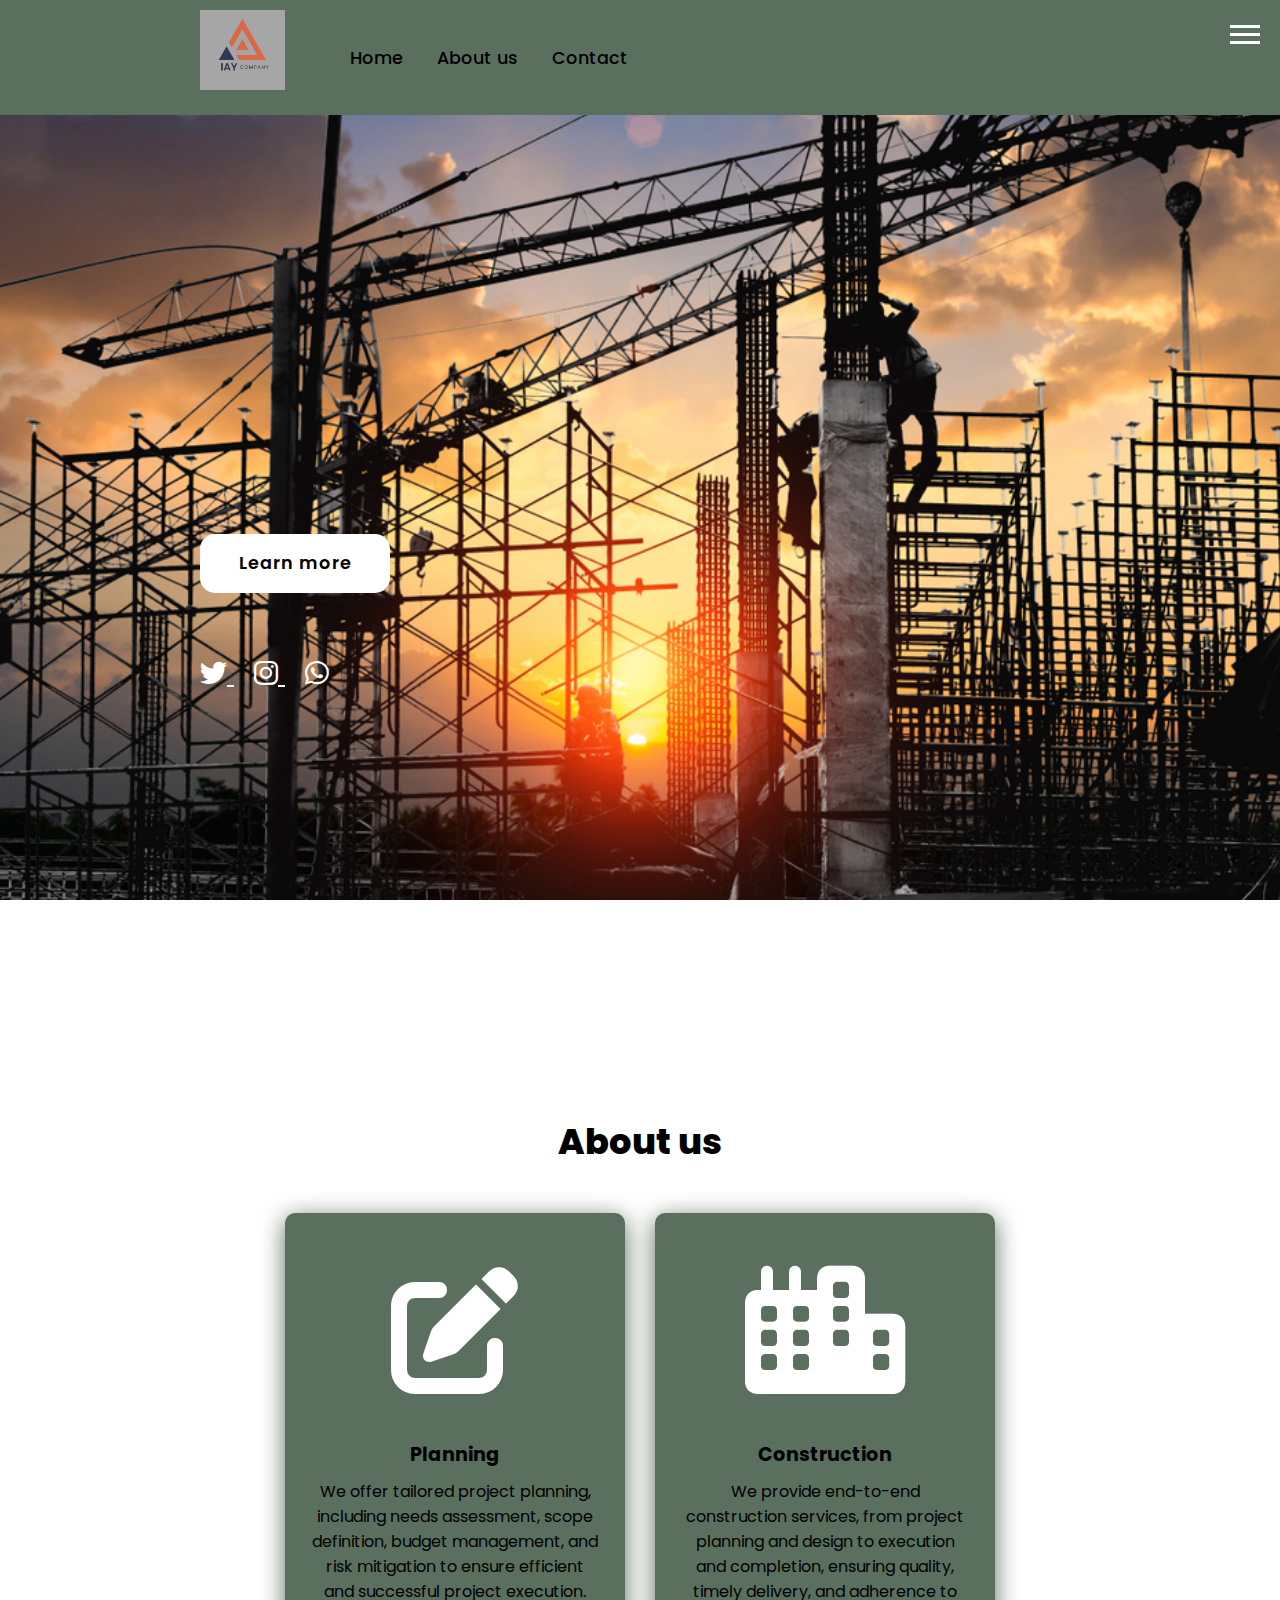
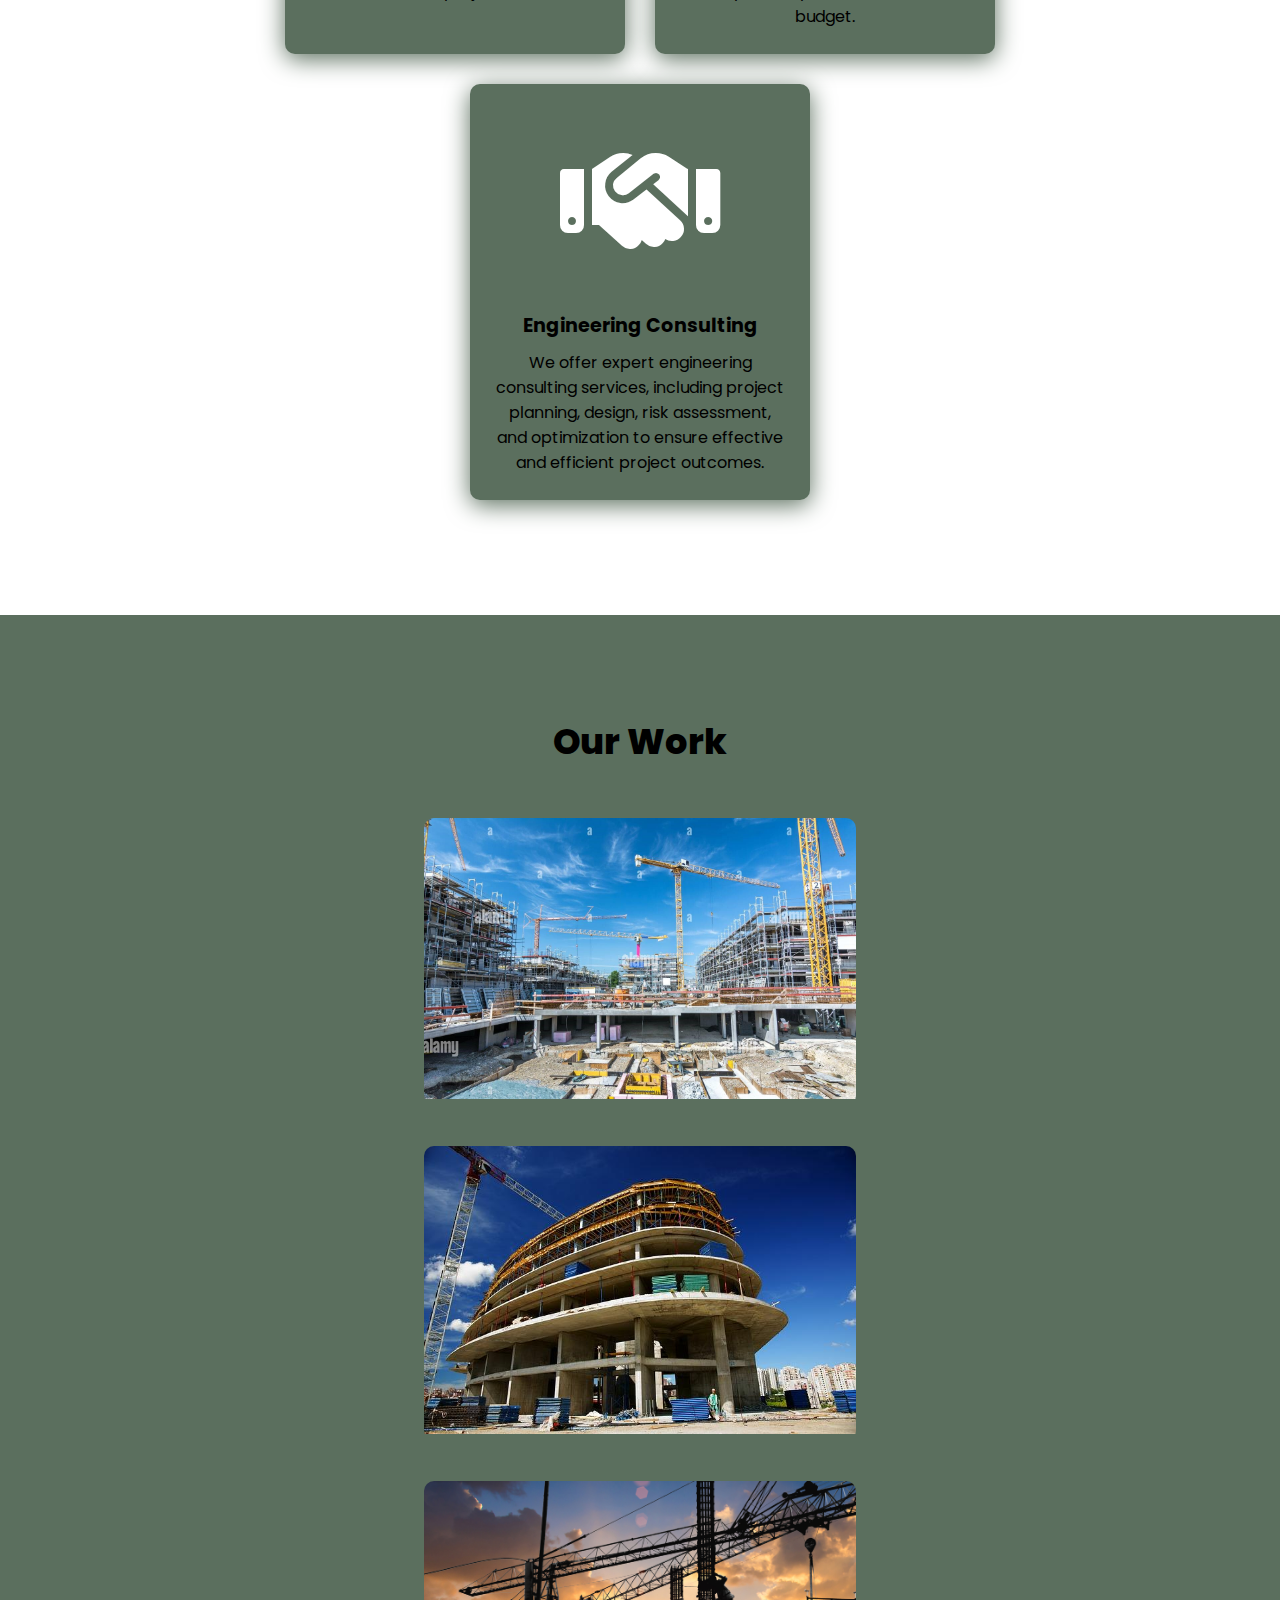
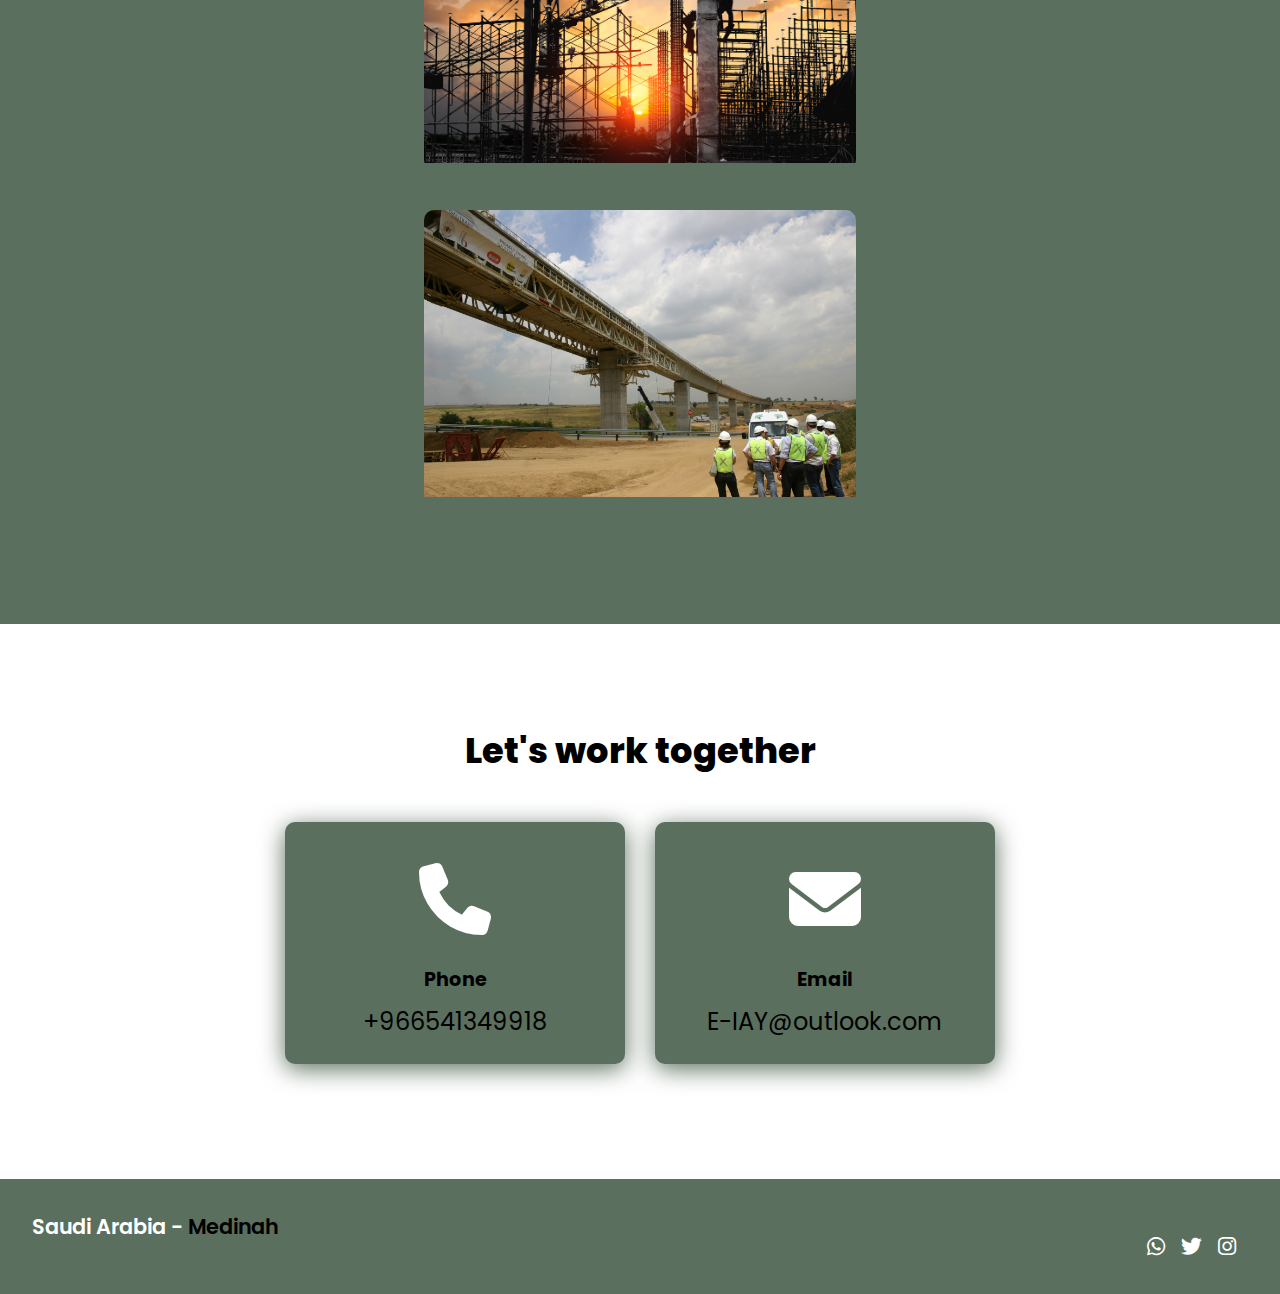
<file: index.html>
<!DOCTYPE html>
<html lang="en">
<head>
    <meta charset="UTF-8">
    <meta name="viewport" content="width=device-width, initial-scale=1.0">
    <link rel="stylesheet" href="https://cdnjs.cloudflare.com/ajax/libs/font-awesome/6.6.0/css/all.min.css">
    <link rel="stylesheet" href="style.css">
    <title>IAY Company</title>
    <link rel="shortcut icon" type="image/png" href="imagess/logo.jpg">
    <style>
        /* CSS for the sidebar */
        .sidebar {
            height: 100%;
            width: 200px; /* Smaller width */
            position: fixed;
            top: 0;
            right: 0; /* Position on the right */
            background-color:  rgb(91, 111, 94);
            padding-top: 20px;
            display: none; /* Hidden by default */
            z-index: 1000; /* Ensure it appears above other content */
            box-shadow: -2px 0 5px rgba(0,0,0,0.5); /* Optional shadow effect */
            transition: transform 0.3s ease; /* Smooth transition */
            transform: translateX(100%); /* Start hidden off-screen */
        }

        .sidebar.open {
            display: block; /* Make it visible */
            transform: translateX(0); /* Slide it in */
        }

        .sidebar a {
            padding: 15px;
            text-align: center;
            display: block;
            color: #fff;
            text-decoration: none;
        }

        .sidebar a:hover {
            background-color:  rgb(91, 111, 94);
        }

        .sidebar .closebtn {
            font-size: 24px; /* Larger for visibility */
            color: white;
            cursor: pointer;
            position: absolute;
            top: 20px;
            left: 20px; /* Position on the left inside the sidebar */
        }

        .sidebar .login-options {
            padding-top: 60px; /* Adjusted to make space for the close button */
        }

        .openbtn {
            font-size: 24px; /* Larger for visibility */
            cursor: pointer;
            color: white; /* Color for the lines */
            background: none;
            border: none;
            position: fixed;
            top: 20px;
            right: 20px; /* Position on the right */
            z-index: 1001; /* Ensure it appears above other content */
        }

        .openbtn .bar {
            display: block;
            width: 30px;
            height: 3px;
            background-color: white; /* Line color */
            margin: 5px 0;
            transition: 0.4s;
        }
    </style>
</head>
<body>
    
    <header>
        <a href="#" class="logo">
            <img src="imagess/logo.jpg" alt="Company Logo" class="logo-image">
        </a>
        <button class="openbtn" onclick="toggleSidebar()">
            <div class="bar"></div>
            <div class="bar"></div>
            <div class="bar"></div>
        </button>
        <nav class="navigation">
            <a href="#Home">Home</a>
            <a href="#AboutUs">About us</a>
            <a href="#contact">Contact</a>
        </nav>
    </header>
    
    
    <div class="sidebar" id="mySidebar">
        <span class="closebtn" onclick="toggleSidebar()">&times;</span>
        <div class="login-options">
            <a href="login.html">Login</a>
            <a href="#">Sign In</a>
        </div>
    </div>

    <section class="main" id="Home">
        <div>
            <h2><br><span></span></h2>
            <h3></h3>
            <a href="#projects" class="main-btn">Learn more</a>
            <div class="social-icons">
                <a href="https://x.com/azzamalharbe_?s=21" target="_blank" aria-label="Twitter">
                    <i class="fab fa-twitter"></i>
                </a>
                <a href="https://www.instagram.com/iay_ce?igsh=dnlmOW5mdmZkaGo5" target="_blank" aria-label="Instagram">
                    <i class="fab fa-instagram"></i>
                </a>
                <a href="https://chat.whatsapp.com/Lmz90EzRri3Dk7IJdwQ8Fu" target="_blank" aria-label="WhatsApp">
                    <i class="fa-brands fa-whatsapp"></i>
                </a>
            </div>
        </div>
    </section>
    
    

    <section class="cards" id="AboutUs">
        <h2 class="title">About us</h2>
        <div class="content">
            <div class="card">
                <div class="icon">
                    <i class="fas fa-edit"></i>
                </div>
                <div class="info">
                    <h3>Planning</h3>
                    <p>We offer tailored project planning, including needs assessment, scope definition, budget management, and risk mitigation to ensure efficient and successful project execution.</p>
                </div>
            </div>
            <div class="card">
                <div class="icon">
                    <i class="fa-solid fa-city"></i>
                </div>
                <div class="info">
                    <h3>Construction</h3>
                    <p>We provide end-to-end construction services, from project planning and design to execution and completion, ensuring quality, timely delivery, and adherence to budget.</p>
                </div>
            </div>
            <div class="card">
                <div class="icon">
                    <i class="fa-solid fa-handshake"></i>
                </div>
                <div class="info">
                    <h3>Engineering Consulting</h3>
                    <p>We offer expert engineering consulting services, including project planning, design, risk assessment, and optimization to ensure effective and efficient project outcomes.</p>
                </div>
            </div>
        </div>
    </section>

    <section class="projects" id="projects">
        <h2 class="title">Our Work</h2>
        <div class="content">
            <div class="project-card">
                <div class="project-image">
                    <img src="imagess/101010.jpg" alt="Project 1"/>
                </div>
            </div>
            <div class="project-card">
                <div class="project-image">
                    <img src="imagess/5050.jpg" alt="Project 2"/>
                </div>
            </div>
            <div class="project-card">
                <div class="project-image">
                    <img src="imagess/121212.jpg" alt="Project 3"/>
                </div>
            </div>
            <div class="project-card">
                <div class="project-image">
                    <img src="imagess/Structu1212.jpeg" alt="Project 4"/>
                </div>
            </div>
        </div>
    </section>

    <section class="cards contact" id="contact">
        <h2 class="title">Let's work together</h2>
        <div class="content">
            <div class="card">
                <div class="icon">
                    <i class="fas fa-phone"></i>
                </div>
                <div class="info">
                    <h3>Phone</h3>
                    <p>+966541349918</p>
                </div>
            </div>
            <div class="card">
                <div class="icon">
                    <i class="fas fa-envelope"></i>
                </div>
                <div class="info">
                    <h3>Email</h3>
                    <p>E-IAY@outlook.com</p>
                </div>
            </div>
        </div>
    </section>
    
    <footer class="footer">
        <p class="footer-title">Saudi Arabia - <span>Medinah</span></p>
        <div class="social-icons">
            <a href="#"><i class="fa-brands fa-whatsapp"></i></a>
            <a href="#"><i class="fab fa-twitter"></i></a>
            <a href="#"><i class="fab fa-instagram"></i></a>
        </div>
    </footer>

    <script>
        function toggleSidebar() {
            var sidebar = document.getElementById("mySidebar");
            if (sidebar.classList.contains("open")) {
                sidebar.classList.remove("open");
            } else {
                sidebar.classList.add("open");
            }
        }
    </script>
</body>
</html>
</file>
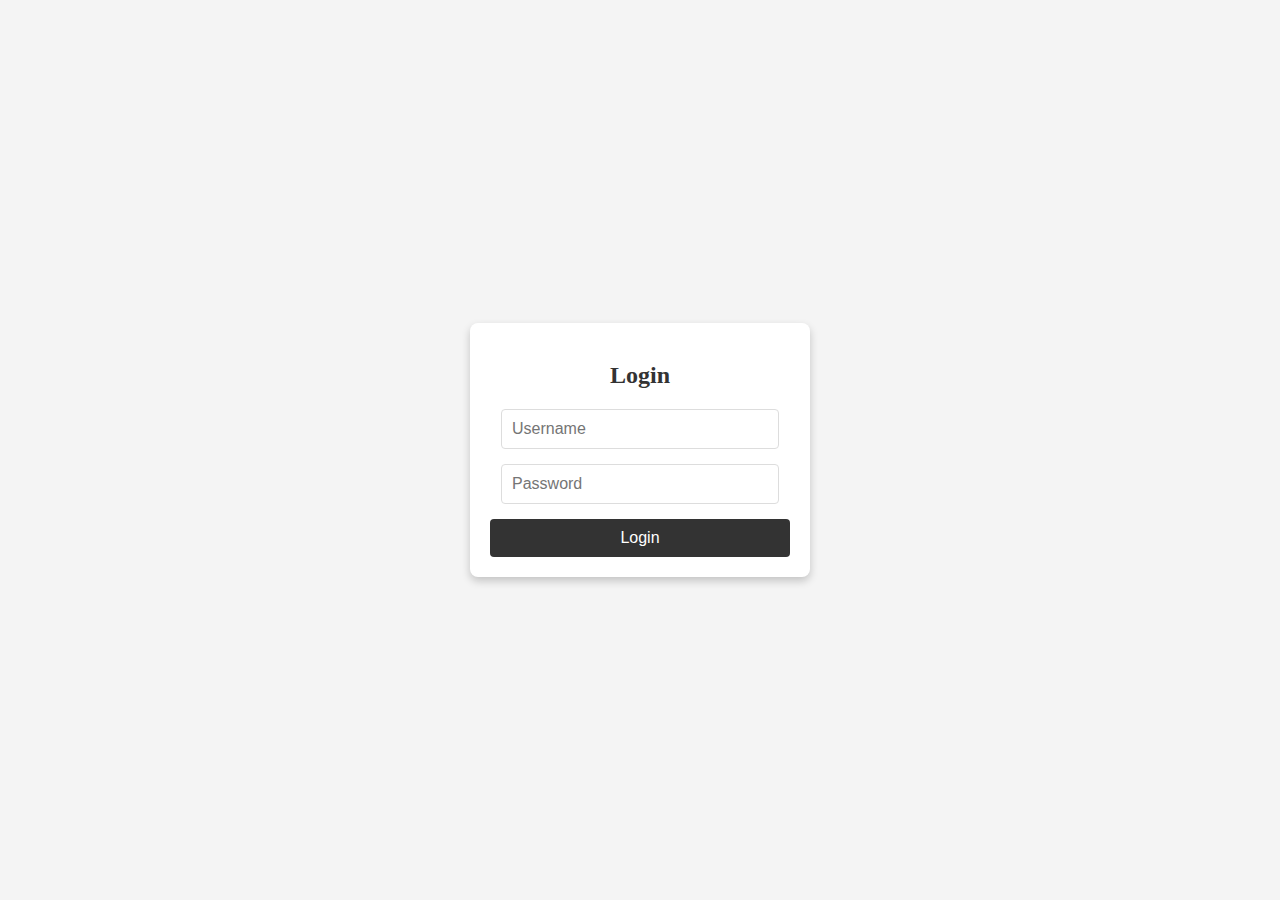
<file: login.html>
<!DOCTYPE html>
<html lang="en">
<head>
    <meta charset="UTF-8">
    <meta name="viewport" content="width=device-width, initial-scale=1.0">
    <title>Login</title>
    <style>
        body {
            display: flex;
            justify-content: center;
            align-items: center;
            height: 100vh;
            margin: 0;
            background-color: #f4f4f4;
        }
        .login-container {
            background: white;
            padding: 20px;
            border-radius: 8px;
            box-shadow: 0 4px 8px rgba(0,0,0,0.2);
            width: 300px;
            text-align: center;
        }
        .login-container h2 {
            margin-bottom: 20px;
            color: #333;
        }
        .login-container input {
            margin-bottom: 15px;
            padding: 10px;
            width: calc(100% - 22px); /* Subtract padding and border width */
            border: 1px solid #ddd;
            border-radius: 4px;
            box-sizing: border-box; /* Include padding and border in the element's total width and height */
            font-size: 16px;
        }
        .login-container button {
            padding: 10px;
            width: 100%;
            background: #333;
            color: white;
            border: none;
            border-radius: 4px;
            cursor: pointer;
            font-size: 16px;
        }
        .login-container button:hover {
            background: #555;
        }
    </style>
</head>
<body>
    <div class="login-container">
        <h2>Login</h2>
        <form>
            <input type="text" placeholder="Username" required>
            <input type="password" placeholder="Password" required>
            <button type="submit">Login</button>
        </form>
    </div>
</body>
</html>
</file>
<file: style.css>
/* الخطوط */
@import url('https://fonts.googleapis.com/css2?family=Poppins:ital,wght@0,100;0,200;0,300;0,400;0,500;0,600;0,700;0,800;0,900;1,100;1,200;1,300;1,400;1,500;1,600;1,700;1,800;1,900&display=swap');

* {
    font-family: 'Poppins', sans-serif;
    margin: 0;
    padding: 0;
    box-sizing: border-box;
    scroll-behavior: smooth;
}

header {
    background-color: rgb(91, 111, 94);
    width: 100%;
    z-index: ;
    display: flex;
    justify-content: ;
    align-items: center;
    padding: 10px 200px;
}

.logo {
    text-decoration: none;
    color:black;
    text-transform: uppercase;
    font-weight: 700;
    font-size: 2.4em; /* Increased font size */
}
.logo-image {
    height: 80px; /* Adjust the height of the image as needed */
    margin-right: 35px; /* Adjust space between image and text */
}

.navigation a {
    color: black;
    text-decoration: none;
    font-size: 1.1em;
    font-weight: 500;
    padding-left: 30px;
}

.navigation a:hover {
    color: rgb(246, 246, 210);
}

section {
    padding: 100px 200px;
}

.main {
    width: 100%;
    min-height: 100vh;
    display: flex;
    align-items: center;
    background: url(imagess/121212.jpg) no-repeat;
    background-size: cover;
    background-position: center;
    background-attachment: fixed;
}

.main h2 {
    color:  rgb(91, 111, 94);
    font-size: 1.4em;
    font-weight: 500;
}

.main h2 span {
    display: inline-block;
    margin-top: 10px;
    color: darkgoldenrod;
    font-size: 3em;
    font-weight: 600;
}

.main h3 {
    color:  rgb(91, 111, 94);
    font-size: 2em;
    font-weight: 700;
    letter-spacing: 1px;
    margin-top: 10px;
    margin-bottom: 30px;
}

.main-btn {
    color: black;
    background-color: #ffffff;
    text-decoration: none;
    font-size: 1.1em;
    font-weight: 600;
    display: inline-block;
    padding: 0.9375em 2.1875em;
    letter-spacing: 1px;
    border-radius: 15px;
    margin-bottom: 40px;
    transition: 0.7s ease;
}

.main-btn:hover {
    background-color:  rgb(91, 111, 94);
    transform: scale(1.1);
}

.social-icons {
    margin-top: 20px;
}

.social-icons a {
    color: #ffffff;
    font-size: 1.7em;
    padding-right: 20px;
    transition: color 0.3s;
}

.social-icons a:hover {
    color: #007bff; /* Color on hover */
}

.title {
    display: flex;
    justify-content: center;
    color: black;
    font-size: 2.2em;
    font-weight: 800;
    margin-bottom: 30px;
}

.content {
    display: flex;
    justify-content: center;
    flex-direction: row;
    flex-wrap: wrap;
}

.card {
    background-color:  rgb(91, 111, 94);
    width: 21.25em;
    box-shadow: 0 5px 25px  rgb(91, 111, 94);
    border-radius: 10px;
    padding: 25px;
    margin: 15px;
    transition: 0.7s ease;
}

.card:hover {
    transform: scale(1.1);
}

.card .icon {
    color:white;
    font-size: 8em;
    text-align: center;
}

.info {
    text-align: center;
}

.info h3 {
    color: rgb(0, 0, 0);
    font-size: 1.2em;
    font-weight: 700;
    margin: 10px;
}

.projects {
    background-color: rgb(91, 111, 94);
}

.projects .content {
    margin-top: 30px;
}

.project-card {
    background-color:;
    
    min-height: 14em;
    width: 27em;
    overflow: hidden;
    border-radius: 10px;
    margin: 20px;
    transition: 0.7s ease;
}

.project-card:hover {
    transform: scale(1.1);
}

.project-card:hover .project-image {
    opacity: 0.9;
}

.project-image img {
    width: 100%;
}

.project-title {
    display: flex;
    justify-content: space-between;
    text-transform: uppercase;
    font-weight: 800;
    margin-top: 10px;
}
.contact .icon {
    font-size: 4.5em;
}

.contact .info h3 {
    color: #000;
}

.contact .info p {
    font-size: 1.5em;
}

.footer {
    background-color:  rgb(91, 111, 94);
    color: #fff;
    padding: 2em;
    display: flex;
    justify-content: space-between;
}

.footer-title {
    font-size: 1.3em;
    font-weight: 600;
}

.footer-title span {
    color: black;
}

.footer .social-icons a {
    font-size: 1.3em;
    padding: 0 12px 0 0;
}

/* Sidebar Styles */
.sidebar {
    height: 100%;
    width: 200px; /* Smaller width */
    position: fixed;
    top: 0;
    right: 0; /* Position on the right */
    background-color: #333;
    padding-top: 20px;
    display: none; /* Hidden by default */
    z-index: 1000; /* Ensure it appears above other content */
    box-shadow: -2px 0 5px rgba(0, 0, 0, 0.5); /* Optional shadow effect */
    transition: transform 0.3s ease; /* Smooth transition */
    transform: translateX(100%); /* Start hidden off-screen */
}

.sidebar.open {
    display: block; /* Make it visible */
    transform: translateX(0); /* Slide it in */
}

.sidebar a {
    padding: 15px;
    text-align: center;
    display: block;
    color: #fff;
    text-decoration: none;
}

.sidebar a:hover {
    background-color: #fff1f1;
}

.sidebar .closebtn {
    font-size: 24px; /* Larger for visibility */
    color: white;
    cursor: pointer;
    position: absolute;
    top: 20px;
    left: 20px; /* Position on the left inside the sidebar */
}

.sidebar .login-options {
    padding-top: 60px; /* Adjusted to make space for the close button */
}

.openbtn {
    font-size: 24px; /* Larger for visibility */
    cursor: pointer;
    color: white; /* Color for the lines */
    background: none;
    border: none;
    position: fixed;
    top: 20px;
    right: 20px; /* Position on the right */
    z-index: 1001; /* Ensure it appears above other content */
}

.openbtn .bar {
    display: block;
    width: 30px;
    height: 3px;
    background-color: white; /* Line color */
    margin: 5px 0;
    transition: 0.4s;
}

@media (max-width: 1023px) {
    header {
        padding: 12px 20px;
    }

    .navigation a {
        padding-left: 10px;
    }

    .title {
        font-size: 1.8em;
    }

    section {
        padding: 80px 20px;
    }

    .main h2 {
        font-size: 1em;
    }

    .main h3 {
        font-size: 1.6em;
    }

    .content {
        flex-direction: column;
        align-items: center;
    }
}

@media (max-width: 641px) {
    body {
        font-size: 12px

    }

    .main h2 {
        font-size: 0.8em;
    }

    .main h3 {
        font-size: 1.4em;
    }
}

@media (max-width: 300px) {
    body {
        font-size: 10px;
    }
}
</file>
